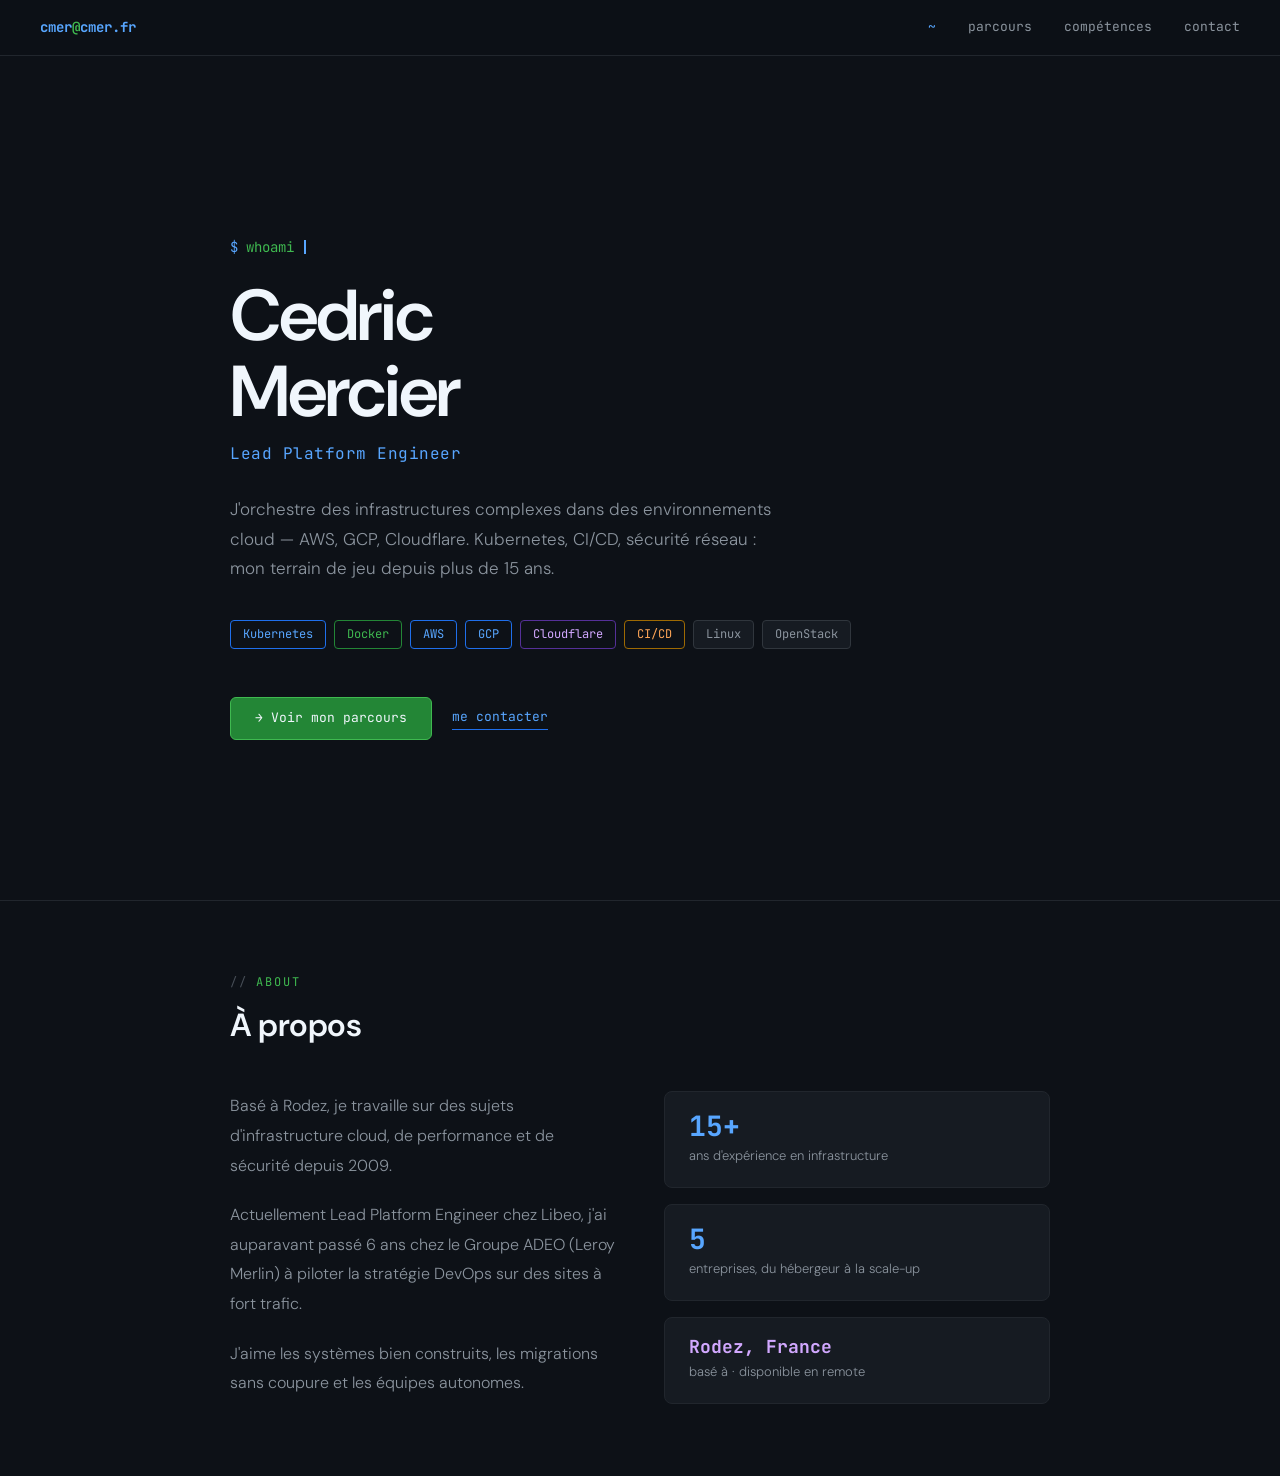
<file: index.html>
<!DOCTYPE html>
<html lang="fr">
<head>
  <meta charset="UTF-8">
  <meta name="viewport" content="width=device-width, initial-scale=1.0">
  <meta name="description" content="Cedric Mercier — Lead Platform Engineer. Infrastructure cloud, Kubernetes, CI/CD. Basé à Rodez, disponible en remote.">
  <link rel="canonical" href="https://cmer.fr/">
  <link rel="icon" type="image/svg+xml" href="favicon.svg">
  <!-- Open Graph -->
  <meta property="og:type" content="profile">
  <meta property="og:url" content="https://cmer.fr/">
  <meta property="og:title" content="Cedric Mercier — Lead Platform Engineer">
  <meta property="og:description" content="Cedric Mercier — Lead Platform Engineer. Infrastructure cloud, Kubernetes, CI/CD. Basé à Rodez, disponible en remote.">
  <meta property="og:locale" content="fr_FR">
  <meta property="og:site_name" content="Cedric Mercier">
  <meta property="profile:first_name" content="Cedric">
  <meta property="profile:last_name" content="Mercier">
  <!-- Twitter Card -->
  <meta name="twitter:card" content="summary">
  <meta name="twitter:title" content="Cedric Mercier — Lead Platform Engineer">
  <meta name="twitter:description" content="Lead Platform Engineer — Kubernetes, AWS, GCP, Cloudflare. Basé à Rodez, disponible en remote.">
  <title>Cedric Mercier — Lead Platform Engineer</title>
  <link rel="stylesheet" href="style.css">
  <style>
    /* ─── Hero ───────────────────────────────────────────── */
    .hero {
      min-height: calc(100vh - var(--nav-height));
      display: flex;
      flex-direction: column;
      justify-content: center;
      padding: 80px var(--padding-x) 60px;
      max-width: var(--max-width);
      margin: 0 auto;
    }

    .hero-prompt {
      font-family: var(--font-mono);
      font-size: 14px;
      color: var(--green);
      margin-bottom: 20px;
      display: flex;
      align-items: center;
      gap: 8px;
    }

    .hero-prompt::before {
      content: '$';
      color: var(--blue);
    }

    .hero h1 {
      font-size: clamp(44px, 7vw, 72px);
      font-weight: 600;
      line-height: 1.05;
      letter-spacing: -2px;
      color: var(--text-primary);
      margin-bottom: 12px;
    }

    .hero-title {
      font-family: var(--font-mono);
      font-size: 16px;
      color: var(--blue);
      font-weight: 400;
      margin-bottom: 28px;
      letter-spacing: 0.5px;
    }

    .hero-bio {
      font-size: 17px;
      color: var(--text-secondary);
      line-height: 1.75;
      max-width: 560px;
      margin-bottom: 36px;
      font-weight: 300;
    }

    .hero-tags {
      display: flex;
      flex-wrap: wrap;
      gap: 8px;
      margin-bottom: 48px;
    }

    .hero-cta {
      display: flex;
      gap: 20px;
      align-items: center;
      flex-wrap: wrap;
    }

    .btn-primary {
      font-family: var(--font-mono);
      font-size: 13px;
      background: var(--border-green);
      color: var(--text-primary);
      border: 1px solid var(--green);
      padding: 10px 24px;
      border-radius: 6px;
      text-decoration: none;
      transition: background 0.2s;
    }

    .btn-primary:hover { background: var(--green); color: var(--bg); }

    .btn-secondary {
      font-family: var(--font-mono);
      font-size: 13px;
      color: var(--blue);
      text-decoration: none;
      border-bottom: 1px solid var(--border-blue);
      padding-bottom: 1px;
    }

    /* ─── About ──────────────────────────────────────────── */
    .about-section {
      max-width: var(--max-width);
      margin: 0 auto;
      padding: 72px var(--padding-x);
    }

    .about-section .section-label { margin-bottom: 8px; }

    .about-section h2 {
      font-size: 32px;
      font-weight: 600;
      letter-spacing: -0.5px;
      color: var(--text-primary);
      margin-bottom: 40px;
    }

    .about-grid {
      display: grid;
      grid-template-columns: 1fr 1fr;
      gap: 48px;
      align-items: start;
    }

    .about-text {
      font-size: 16px;
      color: var(--text-secondary);
      line-height: 1.85;
      font-weight: 300;
    }

    .about-text p + p { margin-top: 20px; }

    .about-stats {
      display: flex;
      flex-direction: column;
      gap: 16px;
    }

    .stat-card {
      background: var(--bg-secondary);
      border: 1px solid var(--border);
      border-radius: 8px;
      padding: 20px 24px;
    }

    .stat-num {
      font-family: var(--font-mono);
      font-size: 28px;
      font-weight: 700;
      color: var(--blue);
      line-height: 1;
      margin-bottom: 6px;
    }

    .stat-label {
      font-size: 13px;
      color: var(--text-secondary);
      font-weight: 300;
    }

    /* ─── Responsive ─────────────────────────────────────── */
    @media (max-width: 640px) {
      .about-grid { grid-template-columns: 1fr; }
      .hero h1 { letter-spacing: -1px; }
    }
  </style>
  <script type="application/ld+json">
  {
    "@context": "https://schema.org",
    "@type": "Person",
    "name": "Cedric Mercier",
    "jobTitle": "Lead Platform Engineer",
    "email": "cmer@cmer.fr",
    "url": "https://cmer.fr",
    "sameAs": [
      "https://www.linkedin.com/in/google-cloud/",
      "https://github.com/cmer81"
    ],
    "address": {
      "@type": "PostalAddress",
      "addressLocality": "Rodez",
      "addressCountry": "FR"
    },
    "knowsAbout": ["Kubernetes", "Docker", "DevOps", "AWS", "GCP", "Cloudflare", "CI/CD", "Linux", "OpenStack"]
  }
  </script>
</head>
<body>

  <nav class="nav">
    <a href="index.html" class="nav-logo">cmer<span>@</span>cmer.fr</a>
    <a href="index.html" class="nav-link">~</a>
    <a href="parcours.html" class="nav-link">parcours</a>
    <a href="competences.html" class="nav-link">compétences</a>
    <a href="contact.html" class="nav-link">contact</a>
  </nav>

  <div class="hero">
    <div class="hero-prompt">whoami<span class="cursor"></span></div>
    <h1>Cedric<br>Mercier</h1>
    <div class="hero-title">Lead Platform Engineer</div>
    <p class="hero-bio">
      J'orchestre des infrastructures complexes dans des environnements cloud — AWS, GCP, Cloudflare.
      Kubernetes, CI/CD, sécurité réseau : mon terrain de jeu depuis plus de 15 ans.
    </p>
    <div class="hero-tags">
      <span class="tag tag--blue">Kubernetes</span>
      <span class="tag tag--green">Docker</span>
      <span class="tag tag--blue">AWS</span>
      <span class="tag tag--blue">GCP</span>
      <span class="tag tag--purple">Cloudflare</span>
      <span class="tag tag--orange">CI/CD</span>
      <span class="tag">Linux</span>
      <span class="tag">OpenStack</span>
    </div>
    <div class="hero-cta">
      <a href="parcours.html" class="btn-primary">→ Voir mon parcours</a>
      <a href="contact.html" class="btn-secondary">me contacter</a>
    </div>
  </div>

  <hr class="divider">

  <div class="about-section">
    <div class="section-label fade-in">about</div>
    <h2 class="fade-in">À propos</h2>
    <div class="about-grid">
      <div class="about-text fade-in">
        <p>Basé à Rodez, je travaille sur des sujets d'infrastructure cloud, de performance et de sécurité depuis 2009.</p>
        <p>Actuellement Lead Platform Engineer chez Libeo, j'ai auparavant passé 6 ans chez le Groupe ADEO (Leroy Merlin) à piloter la stratégie DevOps sur des sites à fort trafic.</p>
        <p>J'aime les systèmes bien construits, les migrations sans coupure et les équipes autonomes.</p>
      </div>
      <div class="about-stats">
        <div class="stat-card fade-in">
          <div class="stat-num">15+</div>
          <div class="stat-label">ans d'expérience en infrastructure</div>
        </div>
        <div class="stat-card fade-in">
          <div class="stat-num">5</div>
          <div class="stat-label">entreprises, du hébergeur à la scale-up</div>
        </div>
        <div class="stat-card fade-in">
          <div class="stat-num" style="font-size: 18px; color: var(--purple);">Rodez, France</div>
          <div class="stat-label">basé à · disponible en remote</div>
        </div>
      </div>
    </div>
  </div>

  <script src="main.js"></script>
  <script src="easter-egg.js"></script>
</body>
</html>
</file>
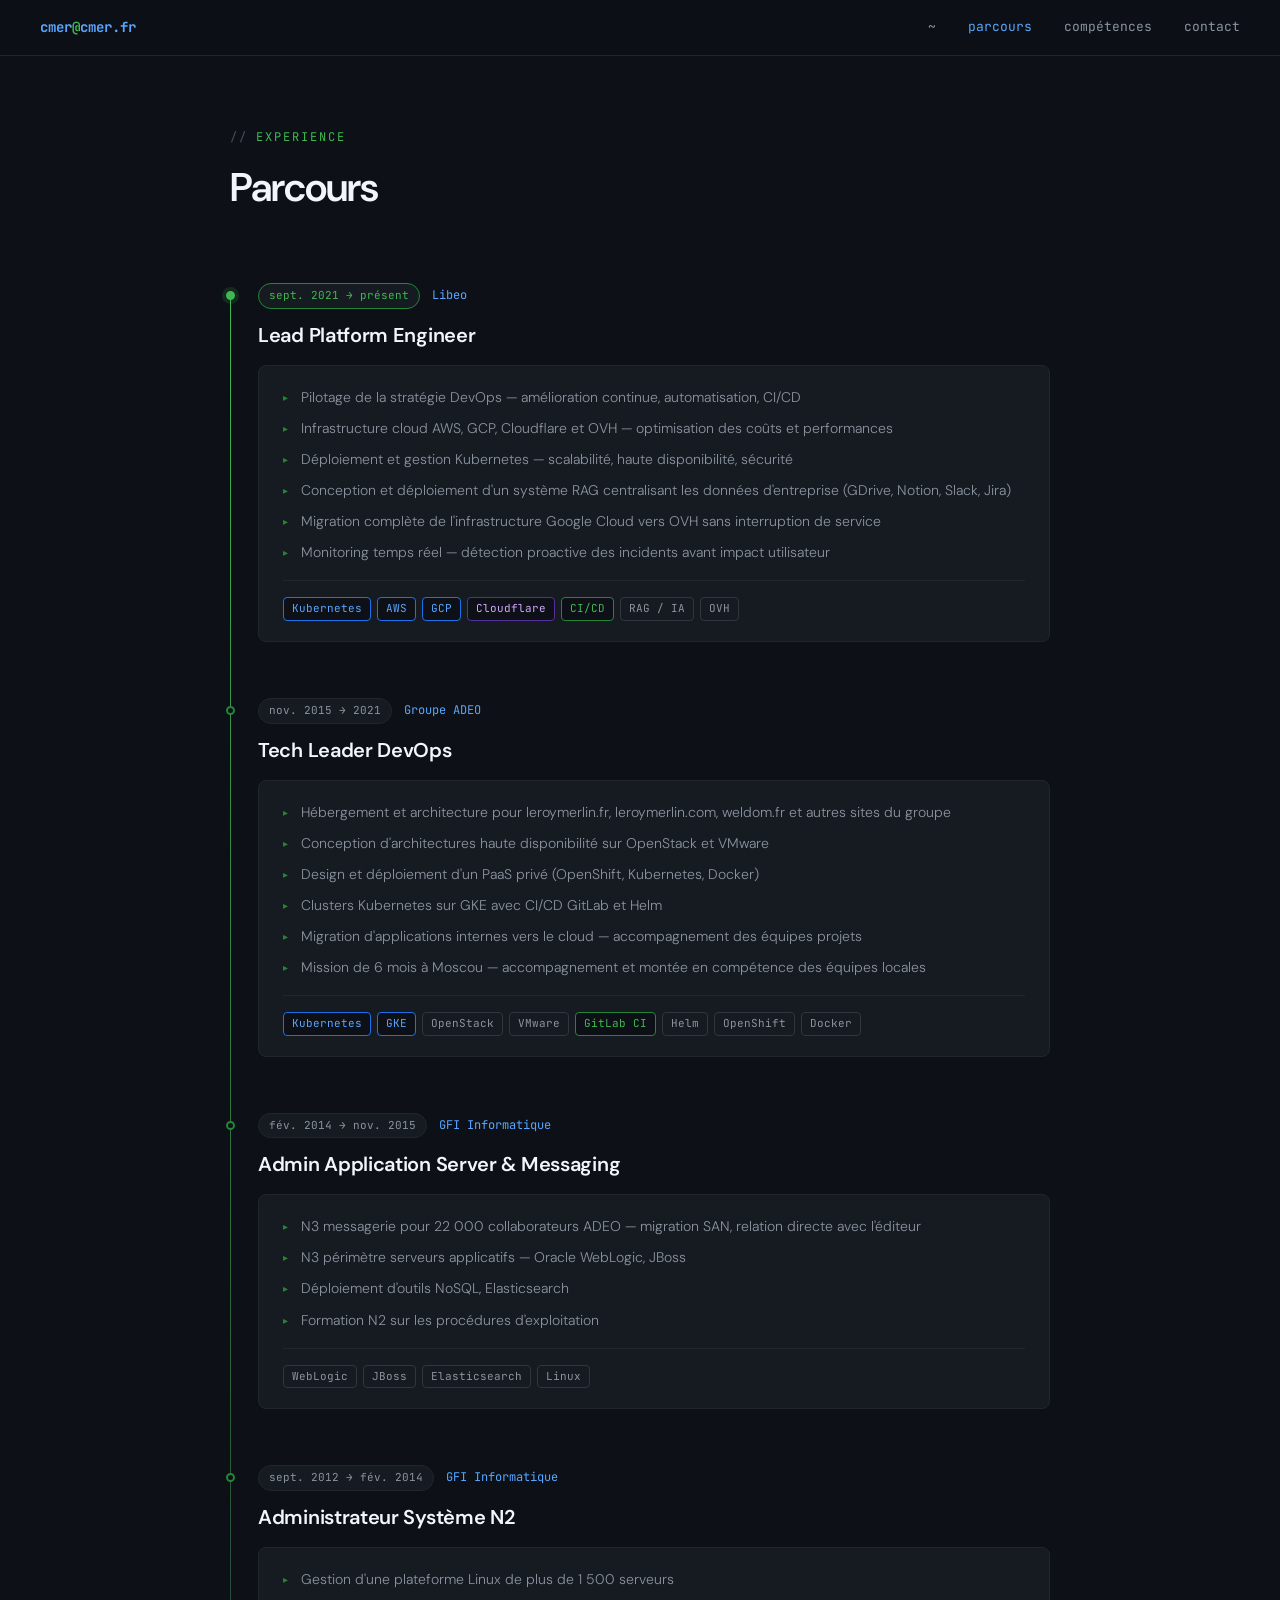
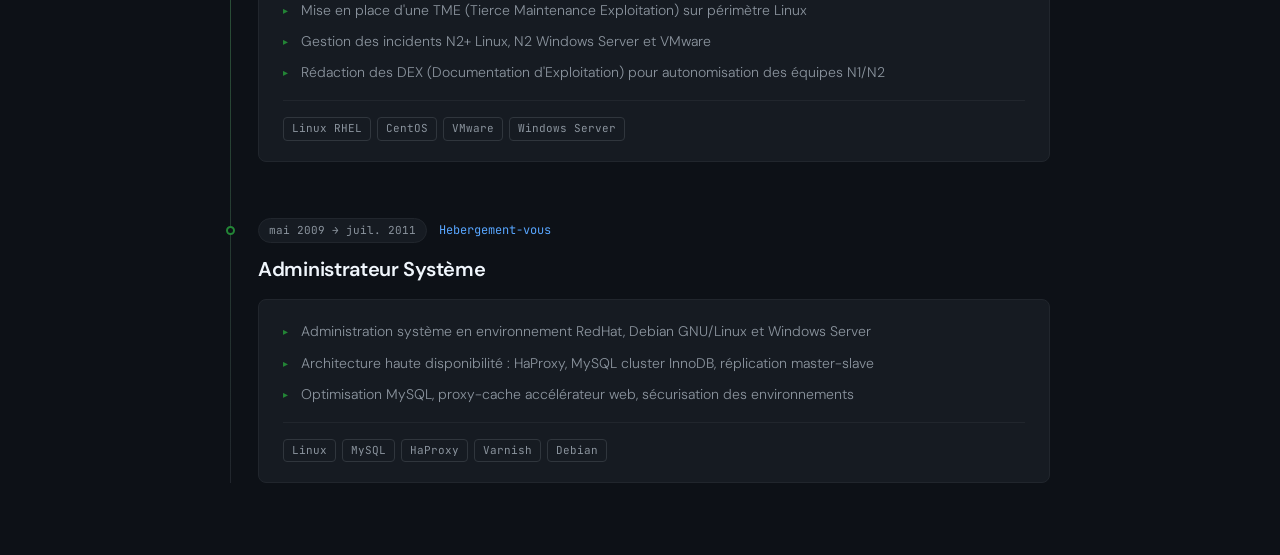
<file: parcours.html>
<!DOCTYPE html>
<html lang="fr">
<head>
  <meta charset="UTF-8">
  <meta name="viewport" content="width=device-width, initial-scale=1.0">
  <meta name="description" content="Parcours professionnel de Cedric Mercier — Lead Platform Engineer depuis 2009.">
  <link rel="canonical" href="https://cmer.fr/parcours.html">
  <link rel="icon" type="image/svg+xml" href="favicon.svg">
  <!-- Open Graph -->
  <meta property="og:type" content="website">
  <meta property="og:url" content="https://cmer.fr/parcours.html">
  <meta property="og:title" content="Parcours — Cedric Mercier">
  <meta property="og:description" content="Parcours professionnel de Cedric Mercier — Lead Platform Engineer depuis 2009.">
  <meta property="og:locale" content="fr_FR">
  <meta property="og:site_name" content="Cedric Mercier">
  <!-- Twitter Card -->
  <meta name="twitter:card" content="summary">
  <meta name="twitter:title" content="Parcours — Cedric Mercier">
  <meta name="twitter:description" content="Parcours professionnel de Cedric Mercier — Lead Platform Engineer depuis 2009.">
  <title>Parcours — Cedric Mercier</title>
  <link rel="stylesheet" href="style.css">
  <style>
    .page-header {
      margin-bottom: 64px;
    }

    .page-header .section-label { margin-bottom: 8px; }

    /* ─── Timeline ────────────────────────────────────────── */
    .timeline {
      position: relative;
      padding-left: 28px;
    }

    .timeline::before {
      content: '';
      position: absolute;
      left: 0;
      top: 8px;
      bottom: 0;
      width: 1px;
      background: linear-gradient(to bottom, var(--green), var(--border));
    }

    .entry {
      position: relative;
      margin-bottom: 56px;
    }

    .entry:last-child { margin-bottom: 0; }

    /* Point sur la ligne */
    .entry::before {
      content: '';
      position: absolute;
      left: -32px;
      top: 8px;
      width: 9px;
      height: 9px;
      border-radius: 50%;
      background: var(--bg);
      border: 2px solid var(--border-green);
    }

    /* Point vert plein pour le poste actuel */
    .entry--current::before {
      background: var(--green);
      border-color: var(--green);
      box-shadow: 0 0 0 4px rgba(63, 185, 80, 0.15);
    }

    .entry-meta {
      display: flex;
      align-items: center;
      gap: 12px;
      margin-bottom: 10px;
      flex-wrap: wrap;
    }

    .entry-date {
      font-family: var(--font-mono);
      font-size: 11px;
      color: var(--text-secondary);
      background: var(--bg-secondary);
      border: 1px solid var(--border);
      padding: 3px 10px;
      border-radius: 20px;
    }

    .entry-date--current {
      color: var(--green);
      border-color: var(--border-green);
    }

    .entry-company {
      font-family: var(--font-mono);
      font-size: 12px;
      color: var(--blue);
    }

    .entry h3 {
      font-size: 20px;
      font-weight: 600;
      color: var(--text-primary);
      margin-bottom: 14px;
      letter-spacing: -0.3px;
    }

    .entry-body {
      background: var(--bg-secondary);
      border: 1px solid var(--border);
      border-radius: 8px;
      padding: 20px 24px;
    }

    .entry-body ul {
      list-style: none;
      display: flex;
      flex-direction: column;
      gap: 8px;
    }

    .entry-body li {
      font-size: 14px;
      color: var(--text-secondary);
      line-height: 1.65;
      font-weight: 300;
      padding-left: 18px;
      position: relative;
    }

    .entry-body li::before {
      content: '▸';
      position: absolute;
      left: 0;
      color: var(--border-green);
      font-size: 10px;
      top: 4px;
    }

    .entry-tags {
      display: flex;
      flex-wrap: wrap;
      gap: 6px;
      margin-top: 16px;
      padding-top: 16px;
      border-top: 1px solid var(--border);
    }

    .entry-tags .tag {
      font-size: 11px;
      padding: 2px 8px;
    }

    /* ─── Responsive ─────────────────────────────────────── */
    @media (max-width: 640px) {
      .timeline { padding-left: 20px; }
      .entry::before { left: -24px; }
    }
  </style>
</head>
<body>

  <nav class="nav">
    <a href="index.html" class="nav-logo">cmer<span>@</span>cmer.fr</a>
    <a href="index.html" class="nav-link">~</a>
    <a href="parcours.html" class="nav-link">parcours</a>
    <a href="competences.html" class="nav-link">compétences</a>
    <a href="contact.html" class="nav-link">contact</a>
  </nav>

  <div class="page">
    <div class="page-header fade-in">
      <div class="section-label">experience</div>
      <h1 class="page-title">Parcours</h1>
    </div>

    <div class="timeline">

      <div class="entry entry--current fade-in">
        <div class="entry-meta">
          <span class="entry-date entry-date--current">sept. 2021 → présent</span>
          <span class="entry-company">Libeo</span>
        </div>
        <h3>Lead Platform Engineer</h3>
        <div class="entry-body">
          <ul>
            <li>Pilotage de la stratégie DevOps — amélioration continue, automatisation, CI/CD</li>
            <li>Infrastructure cloud AWS, GCP, Cloudflare et OVH — optimisation des coûts et performances</li>
            <li>Déploiement et gestion Kubernetes — scalabilité, haute disponibilité, sécurité</li>
            <li>Conception et déploiement d'un système RAG centralisant les données d'entreprise (GDrive, Notion, Slack, Jira)</li>
            <li>Migration complète de l'infrastructure Google Cloud vers OVH sans interruption de service</li>
            <li>Monitoring temps réel — détection proactive des incidents avant impact utilisateur</li>
          </ul>
          <div class="entry-tags">
            <span class="tag tag--blue">Kubernetes</span>
            <span class="tag tag--blue">AWS</span>
            <span class="tag tag--blue">GCP</span>
            <span class="tag tag--purple">Cloudflare</span>
            <span class="tag tag--green">CI/CD</span>
            <span class="tag">RAG / IA</span>
            <span class="tag">OVH</span>
          </div>
        </div>
      </div>

      <div class="entry fade-in">
        <div class="entry-meta">
          <span class="entry-date">nov. 2015 → 2021</span>
          <span class="entry-company">Groupe ADEO</span>
        </div>
        <h3>Tech Leader DevOps</h3>
        <div class="entry-body">
          <ul>
            <li>Hébergement et architecture pour leroymerlin.fr, leroymerlin.com, weldom.fr et autres sites du groupe</li>
            <li>Conception d'architectures haute disponibilité sur OpenStack et VMware</li>
            <li>Design et déploiement d'un PaaS privé (OpenShift, Kubernetes, Docker)</li>
            <li>Clusters Kubernetes sur GKE avec CI/CD GitLab et Helm</li>
            <li>Migration d'applications internes vers le cloud — accompagnement des équipes projets</li>
            <li>Mission de 6 mois à Moscou — accompagnement et montée en compétence des équipes locales</li>
          </ul>
          <div class="entry-tags">
            <span class="tag tag--blue">Kubernetes</span>
            <span class="tag tag--blue">GKE</span>
            <span class="tag">OpenStack</span>
            <span class="tag">VMware</span>
            <span class="tag tag--green">GitLab CI</span>
            <span class="tag">Helm</span>
            <span class="tag">OpenShift</span>
            <span class="tag">Docker</span>
          </div>
        </div>
      </div>

      <div class="entry fade-in">
        <div class="entry-meta">
          <span class="entry-date">fév. 2014 → nov. 2015</span>
          <span class="entry-company">GFI Informatique</span>
        </div>
        <h3>Admin Application Server &amp; Messaging</h3>
        <div class="entry-body">
          <ul>
            <li>N3 messagerie pour 22 000 collaborateurs ADEO — migration SAN, relation directe avec l'éditeur</li>
            <li>N3 périmètre serveurs applicatifs — Oracle WebLogic, JBoss</li>
            <li>Déploiement d'outils NoSQL, Elasticsearch</li>
            <li>Formation N2 sur les procédures d'exploitation</li>
          </ul>
          <div class="entry-tags">
            <span class="tag">WebLogic</span>
            <span class="tag">JBoss</span>
            <span class="tag">Elasticsearch</span>
            <span class="tag">Linux</span>
          </div>
        </div>
      </div>

      <div class="entry fade-in">
        <div class="entry-meta">
          <span class="entry-date">sept. 2012 → fév. 2014</span>
          <span class="entry-company">GFI Informatique</span>
        </div>
        <h3>Administrateur Système N2</h3>
        <div class="entry-body">
          <ul>
            <li>Gestion d'une plateforme Linux de plus de 1 500 serveurs</li>
            <li>Mise en place d'une TME (Tierce Maintenance Exploitation) sur périmètre Linux</li>
            <li>Gestion des incidents N2+ Linux, N2 Windows Server et VMware</li>
            <li>Rédaction des DEX (Documentation d'Exploitation) pour autonomisation des équipes N1/N2</li>
          </ul>
          <div class="entry-tags">
            <span class="tag">Linux RHEL</span>
            <span class="tag">CentOS</span>
            <span class="tag">VMware</span>
            <span class="tag">Windows Server</span>
          </div>
        </div>
      </div>

      <div class="entry fade-in">
        <div class="entry-meta">
          <span class="entry-date">mai 2009 → juil. 2011</span>
          <span class="entry-company">Hebergement-vous</span>
        </div>
        <h3>Administrateur Système</h3>
        <div class="entry-body">
          <ul>
            <li>Administration système en environnement RedHat, Debian GNU/Linux et Windows Server</li>
            <li>Architecture haute disponibilité : HaProxy, MySQL cluster InnoDB, réplication master-slave</li>
            <li>Optimisation MySQL, proxy-cache accélérateur web, sécurisation des environnements</li>
          </ul>
          <div class="entry-tags">
            <span class="tag">Linux</span>
            <span class="tag">MySQL</span>
            <span class="tag">HaProxy</span>
            <span class="tag">Varnish</span>
            <span class="tag">Debian</span>
          </div>
        </div>
      </div>

    </div>
  </div>

  <script src="main.js"></script>
  <script src="easter-egg.js"></script>
</body>
</html>
</file>
<file: style.css>
/* style.css */

/* ─── Imports ─────────────────────────────────────────────── */
@import url('https://fonts.googleapis.com/css2?family=JetBrains+Mono:wght@400;700&family=DM+Sans:ital,opsz,wght@0,9..40,300;0,9..40,400;0,9..40,500;0,9..40,600;1,9..40,300&display=swap');

/* ─── Variables ───────────────────────────────────────────── */
:root {
  --bg:             #0d1117;
  --bg-secondary:   #161b22;
  --border:         #21262d;
  --border-hover:   #30363d;
  --text-primary:   #f0f6fc;
  --text-secondary: #8b949e;
  --text-muted:     #484f58;

  --blue:        #58a6ff;
  --green:       #3fb950;
  --purple:      #d2a8ff;
  --orange:      #ffa657;

  --border-blue:   #1f6feb;
  --border-green:  #238636;
  --border-purple: #553098;
  --border-orange: #9e6a03;

  --font-mono: 'JetBrains Mono', 'Fira Code', monospace;
  --font-sans: 'DM Sans', system-ui, sans-serif;

  --nav-height: 56px;
  --max-width: 900px;
  --padding-x: 40px;

  --bg-rgb: 13, 17, 23;
}

/* ─── Reset ───────────────────────────────────────────────── */
*, *::before, *::after { margin: 0; padding: 0; box-sizing: border-box; }

html { scroll-behavior: smooth; }

body {
  background: var(--bg);
  color: var(--text-primary);
  font-family: var(--font-sans);
  font-size: 16px;
  line-height: 1.6;
  -webkit-font-smoothing: antialiased;
  min-height: 100vh;
  min-height: 100svh;
}

a { color: inherit; text-decoration: none; }

a:focus-visible {
  outline: 2px solid var(--blue);
  outline-offset: 3px;
  border-radius: 2px;
}

/* ─── Navigation ──────────────────────────────────────────── */
.nav {
  position: sticky;
  top: 0;
  z-index: 100;
  height: var(--nav-height);
  background: rgba(var(--bg-rgb), 0.95);
  border-bottom: 1px solid var(--border);
  backdrop-filter: blur(8px);
  -webkit-backdrop-filter: blur(8px);
  display: flex;
  align-items: center;
  padding: 0 var(--padding-x);
  gap: 32px;
}

.nav-logo {
  font-family: var(--font-mono);
  font-size: 14px;
  font-weight: 700;
  color: var(--blue);
  margin-right: auto;
  text-decoration: none;
}

.nav-logo span { color: var(--green); }

.nav-link {
  font-family: var(--font-mono);
  font-size: 13px;
  color: var(--text-secondary);
  text-decoration: none;
  transition: color 0.2s;
}

.nav-link:hover { color: var(--text-primary); }

.nav-link:focus-visible {
  outline: 2px solid var(--blue);
  outline-offset: 4px;
  border-radius: 2px;
  color: var(--text-primary);
}

.nav-link.active { color: var(--blue); }

/* ─── Page wrapper ────────────────────────────────────────── */
.page {
  max-width: var(--max-width);
  margin: 0 auto;
  padding: 72px var(--padding-x);
}

/* ─── Section label ───────────────────────────────────────── */
.section-label {
  font-family: var(--font-mono);
  font-size: 12px;
  color: var(--green);
  letter-spacing: 2px;
  text-transform: uppercase;
  margin-bottom: 8px;
  display: flex;
  align-items: center;
  gap: 8px;
}

.section-label::before {
  content: '//';
  color: var(--text-muted);
}

/* ─── Page title ──────────────────────────────────────────── */
.page-title {
  font-size: clamp(32px, 4vw, 40px);
  font-weight: 600;
  letter-spacing: -1px;
  color: var(--text-primary);
  margin-bottom: 0;
}

/* ─── Divider ─────────────────────────────────────────────── */
.divider {
  border: none;
  border-top: 1px solid var(--border);
}

/* ─── Tags / Badges ───────────────────────────────────────── */
.tag {
  font-family: var(--font-mono);
  font-size: 12px;
  background: var(--bg-secondary);
  border: 1px solid var(--border-hover);
  color: var(--text-secondary);
  padding: 4px 12px;
  border-radius: 4px;
  white-space: nowrap;
}

.tag--blue   { border-color: var(--border-blue);   color: var(--blue);   background: var(--bg); }
.tag--green  { border-color: var(--border-green);  color: var(--green);  background: var(--bg); }
.tag--purple { border-color: var(--border-purple); color: var(--purple); background: var(--bg); }
.tag--orange { border-color: var(--border-orange); color: var(--orange); background: var(--bg); }

/* ─── Fade-in animation (utilisé par main.js) ─────────────── */
.fade-in {
  opacity: 0;
  transform: translateY(16px);
  transition: opacity 0.5s ease, transform 0.5s ease;
}

.fade-in.visible {
  opacity: 1;
  transform: translateY(0);
}

/* ─── Cursor clignotant ───────────────────────────────────── */
.cursor {
  display: inline-block;
  width: 2px;
  height: 1em;
  background: var(--blue);
  vertical-align: middle;
  margin-left: 2px;
  animation: blink 1.2s step-end infinite;
}

@keyframes blink {
  0%, 100% { opacity: 1; }
  50%       { opacity: 0; }
}

/* ─── Responsive ──────────────────────────────────────────── */
/* ─── Reduced motion ──────────────────────────────────────── */
@media (prefers-reduced-motion: reduce) {
  .fade-in {
    opacity: 1;
    transform: none;
    transition: none;
  }
  .cursor {
    animation: none;
    opacity: 1;
  }
}

@media (max-width: 640px) {
  :root {
    --padding-x: 20px;
  }

  .nav { gap: 20px; }
  .nav-logo { font-size: 12px; }
  .nav-link { font-size: 12px; }
}

/* ─── Easter egg terminal ─────────────────────────────── */
.ee-overlay {
  position: fixed;
  inset: 0;
  background: rgba(13, 17, 23, 0.85);
  backdrop-filter: blur(4px);
  -webkit-backdrop-filter: blur(4px);
  z-index: 999;
  display: flex;
  align-items: center;
  justify-content: center;
  opacity: 0;
  transition: opacity 0.15s ease;
  pointer-events: none;
}

.ee-overlay.ee-visible {
  opacity: 1;
  pointer-events: all;
}

.ee-window {
  width: min(640px, calc(100vw - 40px));
  max-height: min(480px, calc(100vh - 80px));
  background: var(--bg-secondary);
  border: 1px solid var(--border-hover);
  border-radius: 8px;
  display: flex;
  flex-direction: column;
  overflow: hidden;
  font-family: var(--font-mono);
  font-size: 13px;
}

.ee-titlebar {
  display: flex;
  align-items: center;
  justify-content: space-between;
  padding: 8px 16px;
  background: var(--bg);
  border-bottom: 1px solid var(--border);
  flex-shrink: 0;
}

.ee-titlebar-title {
  color: var(--text-secondary);
  font-size: 12px;
}

.ee-close {
  background: none;
  border: none;
  color: var(--text-muted);
  cursor: pointer;
  font-size: 16px;
  line-height: 1;
  padding: 0 2px;
  transition: color 0.15s;
}

.ee-close:hover { color: var(--text-primary); }

.ee-output {
  flex: 1;
  overflow-y: auto;
  padding: 16px;
  color: var(--green);
  line-height: 1.6;
  white-space: pre-wrap;
  word-break: break-all;
}

.ee-output-line { display: block; }
.ee-output-line--dim { color: var(--text-muted); }
.ee-output-line--info { color: var(--blue); }
.ee-output-line--warn { color: var(--orange); }
.ee-output-line--error { color: #f85149; }
.ee-output-line--plain { color: var(--text-secondary); }

.ee-input-wrap {
  display: flex;
  align-items: center;
  padding: 10px 16px;
  border-top: 1px solid var(--border);
  gap: 8px;
  flex-shrink: 0;
}

.ee-prompt {
  color: var(--blue);
  user-select: none;
  flex-shrink: 0;
}

.ee-input {
  flex: 1;
  background: none;
  border: none;
  outline: none;
  color: var(--text-primary);
  font-family: var(--font-mono);
  font-size: 13px;
  caret-color: var(--blue);
}
</file>
